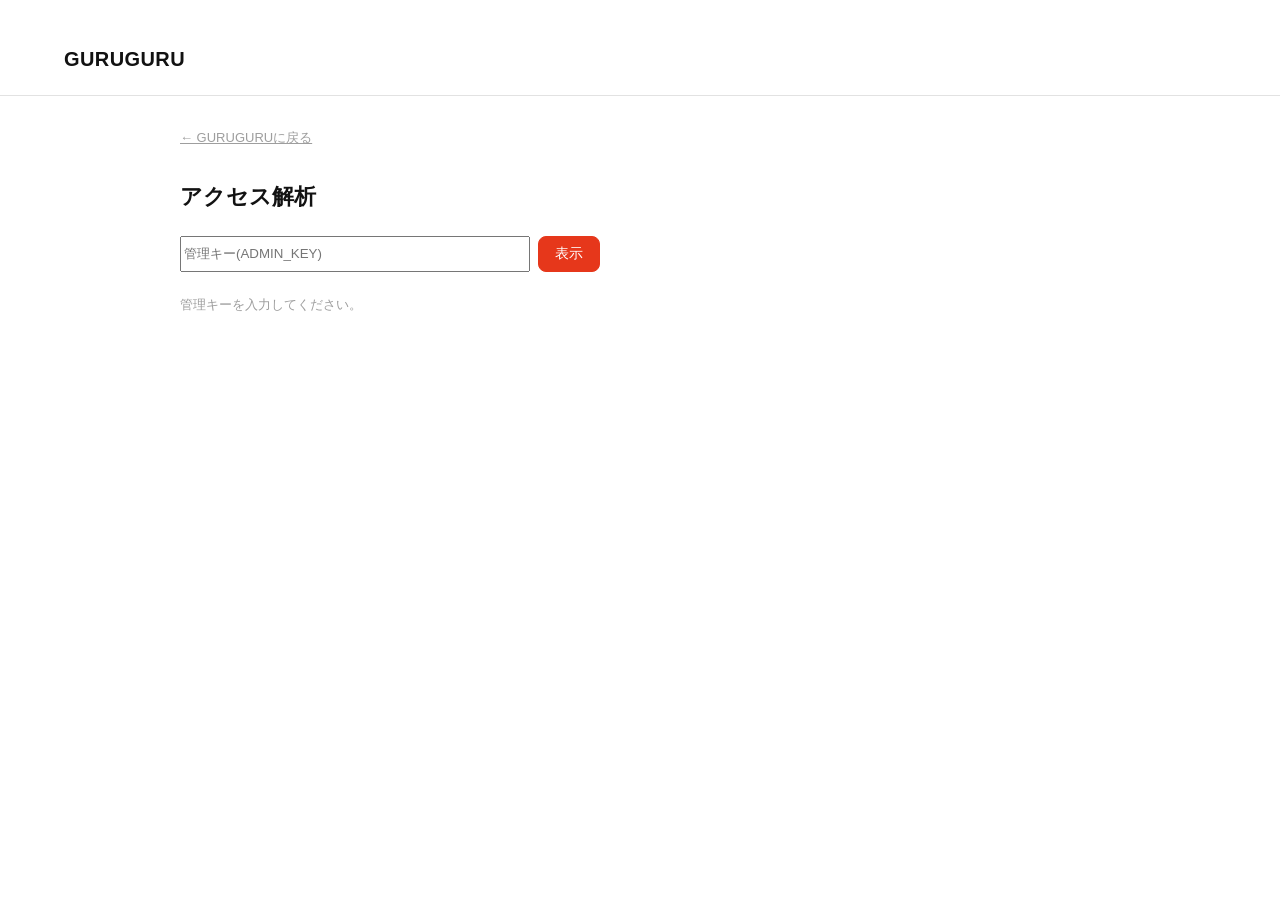
<file: public/admin-stats.html>
<!doctype html>
<html lang="ja">
<head>
<meta charset="UTF-8" />
<meta name="viewport" content="width=device-width, initial-scale=1.0" />
<title>アクセス解析 - GURUGURU</title>
<link rel="stylesheet" href="css/style.css" />
<style>
  .stats-main { max-width: 960px; margin: 0 auto; padding: 32px 20px 80px; }
  .stats-main h1 { font-size: 22px; margin-bottom: 24px; }
  .stats-main h2 { font-size: 15px; margin: 36px 0 12px; color: var(--muted); }
  .stats-back { display: inline-block; margin-bottom: 20px; color: var(--muted); font-size: 13px; }
  .key-form { display: flex; gap: 8px; margin-bottom: 32px; max-width: 420px; }
  .key-form input { flex: 1; margin-top: 0; }
  table { width: 100%; border-collapse: collapse; font-size: 13px; }
  th, td { text-align: left; padding: 8px 10px; border-bottom: 1px solid var(--border); }
  th { color: var(--muted); font-weight: 600; }
  .summary-cards { display: flex; gap: 16px; flex-wrap: wrap; }
  .summary-card {
    background: var(--panel); border: 1px solid var(--border); border-radius: 10px;
    padding: 14px 18px; min-width: 140px;
  }
  .summary-card .num { font-size: 22px; font-weight: 700; }
  .summary-card .label { font-size: 12px; color: var(--muted); }
  .hint { color: var(--muted); font-size: 13px; }
  .path-cell { word-break: break-all; }
</style>
</head>
<body>
<header><h1 style="padding:24px 32px;margin:0;font-size:20px;">GURUGURU</h1></header>
<main class="stats-main">
  <a class="stats-back" href="/">← GURUGURUに戻る</a>
  <h1>アクセス解析</h1>

  <form class="key-form" id="key-form">
    <input type="password" id="key-input" placeholder="管理キー(ADMIN_KEY)" autocomplete="off" />
    <button type="submit">表示</button>
  </form>

  <div id="stats-body">
    <p class="hint">管理キーを入力してください。</p>
  </div>
</main>

<script>
function esc(s) {
  return String(s ?? "").replace(/[&<>"']/g, c => ({"&":"&amp;","<":"&lt;",">":"&gt;",'"':"&quot;","'":"&#39;"}[c]));
}

async function loadStats(key) {
  const body = document.getElementById("stats-body");
  body.innerHTML = '<p class="hint">読み込み中...</p>';
  try {
    const res = await fetch(`/api/admin/stats?key=${encodeURIComponent(key)}`);
    if (!res.ok) throw new Error("キーが正しくないか、まだデータがありません。");
    const data = await res.json();
    localStorage.setItem("gg_admin_key", key);
    render(data);
  } catch (err) {
    body.innerHTML = `<p class="hint">${esc(err.message)}</p>`;
  }
}

function render(data) {
  const totalsByName = Object.fromEntries((data.totals || []).map(t => [t.event_name, t]));
  const pv = totalsByName["pageview"] || { count: 0, unique_sessions: 0 };

  const summaryHtml = `
    <div class="summary-cards">
      <div class="summary-card"><div class="num">${pv.count}</div><div class="label">総ページビュー</div></div>
      <div class="summary-card"><div class="num">${pv.unique_sessions}</div><div class="label">ユニーク訪問者(累計)</div></div>
      ${(data.totals || []).filter(t => t.event_name !== "pageview").map(t => `
        <div class="summary-card"><div class="num">${t.count}</div><div class="label">${esc(t.event_name)}</div></div>
      `).join("")}
    </div>
  `;

  const dailyHtml = `
    <h2>日別ページビュー(直近30日)</h2>
    <table>
      <tr><th>日付</th><th>PV</th><th>ユニーク</th></tr>
      ${(data.daily || []).map(d => `<tr><td>${esc(d.day)}</td><td>${d.count}</td><td>${d.unique_sessions}</td></tr>`).join("") || '<tr><td colspan="3" class="hint">データなし</td></tr>'}
    </table>
  `;

  const pathsHtml = `
    <h2>よく見られているタブ・画面</h2>
    <table>
      <tr><th>path</th><th>PV</th></tr>
      ${(data.topPaths || []).map(p => `<tr><td class="path-cell">${esc(p.path)}</td><td>${p.count}</td></tr>`).join("") || '<tr><td colspan="2" class="hint">データなし</td></tr>'}
    </table>
  `;

  const referrersHtml = `
    <h2>流入元(リファラー)</h2>
    <table>
      <tr><th>referrer</th><th>PV</th></tr>
      ${(data.topReferrers || []).map(r => `<tr><td class="path-cell">${esc(r.referrer)}</td><td>${r.count}</td></tr>`).join("") || '<tr><td colspan="2" class="hint">データなし(直接アクセスのみ)</td></tr>'}
    </table>
  `;

  const recentHtml = `
    <h2>直近のイベント(最新100件)</h2>
    <table>
      <tr><th>時刻</th><th>event</th><th>path</th><th>referrer</th><th>session</th></tr>
      ${(data.recent || []).map(r => `<tr><td>${esc(r.created_at)}</td><td>${esc(r.event_name)}</td><td class="path-cell">${esc(r.path)}</td><td class="path-cell">${esc(r.referrer)}</td><td>${esc(r.session_id)}</td></tr>`).join("") || '<tr><td colspan="5" class="hint">データなし</td></tr>'}
    </table>
  `;

  document.getElementById("stats-body").innerHTML = summaryHtml + dailyHtml + pathsHtml + referrersHtml + recentHtml;
}

document.getElementById("key-form").addEventListener("submit", (e) => {
  e.preventDefault();
  const key = document.getElementById("key-input").value.trim();
  if (key) loadStats(key);
});

(function () {
  try {
    const saved = localStorage.getItem("gg_admin_key");
    if (saved) {
      document.getElementById("key-input").value = saved;
      loadStats(saved);
    }
  } catch (err) {
    // localStorageが使えなくても致命的ではない
  }
})();
</script>
</body>
</html>
</file>
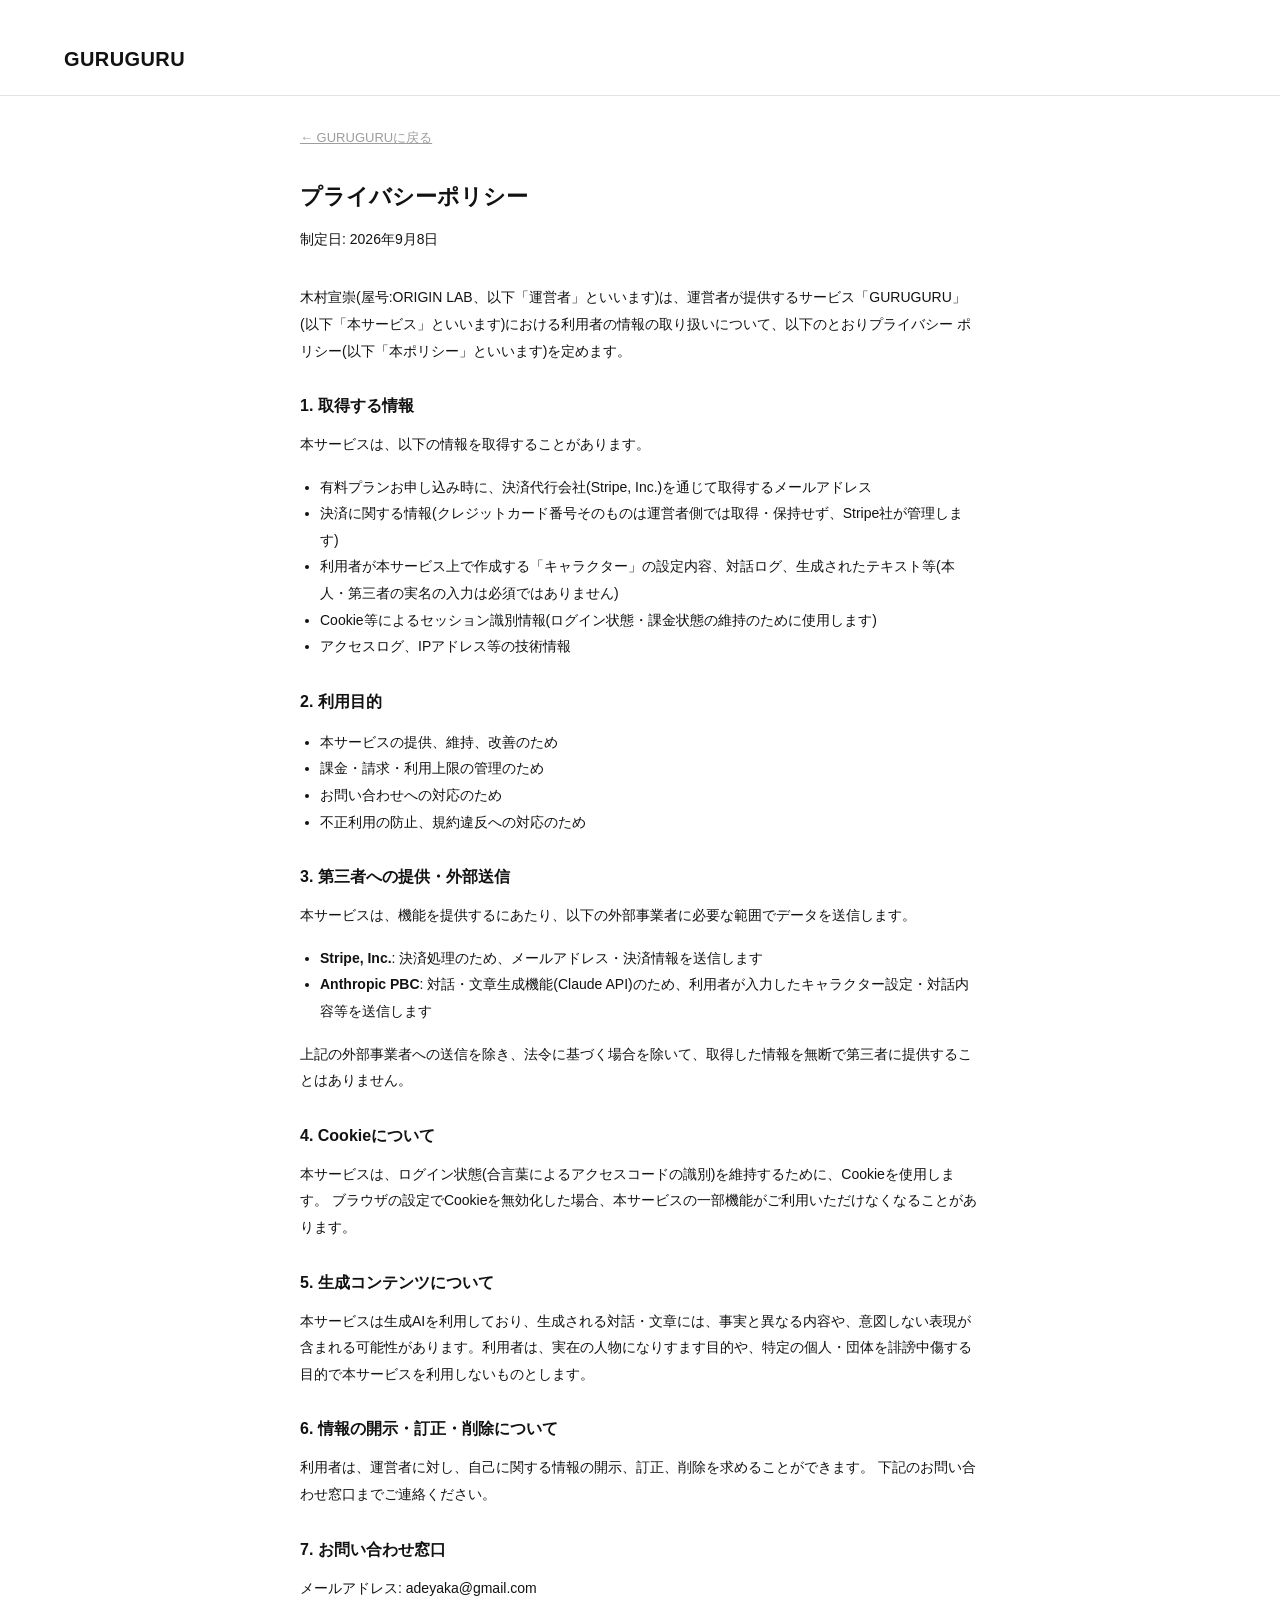
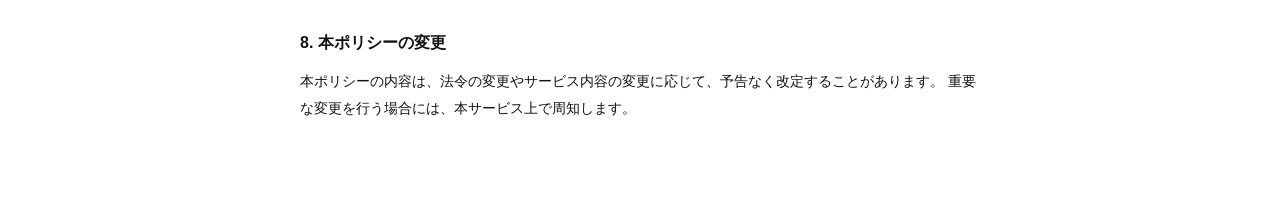
<file: public/privacy.html>
<!doctype html>
<html lang="ja">
<head>
<meta charset="UTF-8" />
<meta name="viewport" content="width=device-width, initial-scale=1.0" />
<title>プライバシーポリシー - GURUGURU</title>
<link rel="stylesheet" href="css/style.css" />
<style>
  .legal-main { max-width: 720px; margin: 0 auto; padding: 32px 20px 80px; }
  .legal-main h1 { font-size: 22px; margin-bottom: 8px; }
  .legal-main h2 { font-size: 16px; margin-top: 32px; }
  .legal-main p, .legal-main li { font-size: 14px; line-height: 1.9; color: var(--text); }
  .legal-main ul { padding-left: 20px; }
  .legal-back { display: inline-block; margin-bottom: 20px; color: var(--muted); font-size: 13px; }
  .legal-updated { color: var(--muted); font-size: 12px; margin-bottom: 32px; }
  .legal-note { color: var(--muted); font-size: 12px; margin-top: 40px; line-height: 1.8; }
</style>
</head>
<body>
<header><h1 style="padding:24px 32px;margin:0;font-size:20px;">GURUGURU</h1></header>
<main class="legal-main">
  <a class="legal-back" href="/">← GURUGURUに戻る</a>
  <h1>プライバシーポリシー</h1>
  <p class="legal-updated">制定日: 2026年9月8日</p>

  <p>
    木村宣崇(屋号:ORIGIN LAB、以下「運営者」といいます)は、運営者が提供するサービス「GURUGURU」
    (以下「本サービス」といいます)における利用者の情報の取り扱いについて、以下のとおりプライバシー
    ポリシー(以下「本ポリシー」といいます)を定めます。
  </p>

  <h2>1. 取得する情報</h2>
  <p>本サービスは、以下の情報を取得することがあります。</p>
  <ul>
    <li>有料プランお申し込み時に、決済代行会社(Stripe, Inc.)を通じて取得するメールアドレス</li>
    <li>決済に関する情報(クレジットカード番号そのものは運営者側では取得・保持せず、Stripe社が管理します)</li>
    <li>利用者が本サービス上で作成する「キャラクター」の設定内容、対話ログ、生成されたテキスト等(本人・第三者の実名の入力は必須ではありません)</li>
    <li>Cookie等によるセッション識別情報(ログイン状態・課金状態の維持のために使用します)</li>
    <li>アクセスログ、IPアドレス等の技術情報</li>
  </ul>

  <h2>2. 利用目的</h2>
  <ul>
    <li>本サービスの提供、維持、改善のため</li>
    <li>課金・請求・利用上限の管理のため</li>
    <li>お問い合わせへの対応のため</li>
    <li>不正利用の防止、規約違反への対応のため</li>
  </ul>

  <h2>3. 第三者への提供・外部送信</h2>
  <p>
    本サービスは、機能を提供するにあたり、以下の外部事業者に必要な範囲でデータを送信します。
  </p>
  <ul>
    <li><strong>Stripe, Inc.</strong>: 決済処理のため、メールアドレス・決済情報を送信します</li>
    <li><strong>Anthropic PBC</strong>: 対話・文章生成機能(Claude API)のため、利用者が入力したキャラクター設定・対話内容等を送信します</li>
  </ul>
  <p>
    上記の外部事業者への送信を除き、法令に基づく場合を除いて、取得した情報を無断で第三者に提供することはありません。
  </p>

  <h2>4. Cookieについて</h2>
  <p>
    本サービスは、ログイン状態(合言葉によるアクセスコードの識別)を維持するために、Cookieを使用します。
    ブラウザの設定でCookieを無効化した場合、本サービスの一部機能がご利用いただけなくなることがあります。
  </p>

  <h2>5. 生成コンテンツについて</h2>
  <p>
    本サービスは生成AIを利用しており、生成される対話・文章には、事実と異なる内容や、意図しない表現が
    含まれる可能性があります。利用者は、実在の人物になりすます目的や、特定の個人・団体を誹謗中傷する
    目的で本サービスを利用しないものとします。
  </p>

  <h2>6. 情報の開示・訂正・削除について</h2>
  <p>
    利用者は、運営者に対し、自己に関する情報の開示、訂正、削除を求めることができます。
    下記のお問い合わせ窓口までご連絡ください。
  </p>

  <h2>7. お問い合わせ窓口</h2>
  <p>メールアドレス: adeyaka@gmail.com</p>

  <h2>8. 本ポリシーの変更</h2>
  <p>
    本ポリシーの内容は、法令の変更やサービス内容の変更に応じて、予告なく改定することがあります。
    重要な変更を行う場合には、本サービス上で周知します。
  </p>

</main>
</body>
</html>
</file>
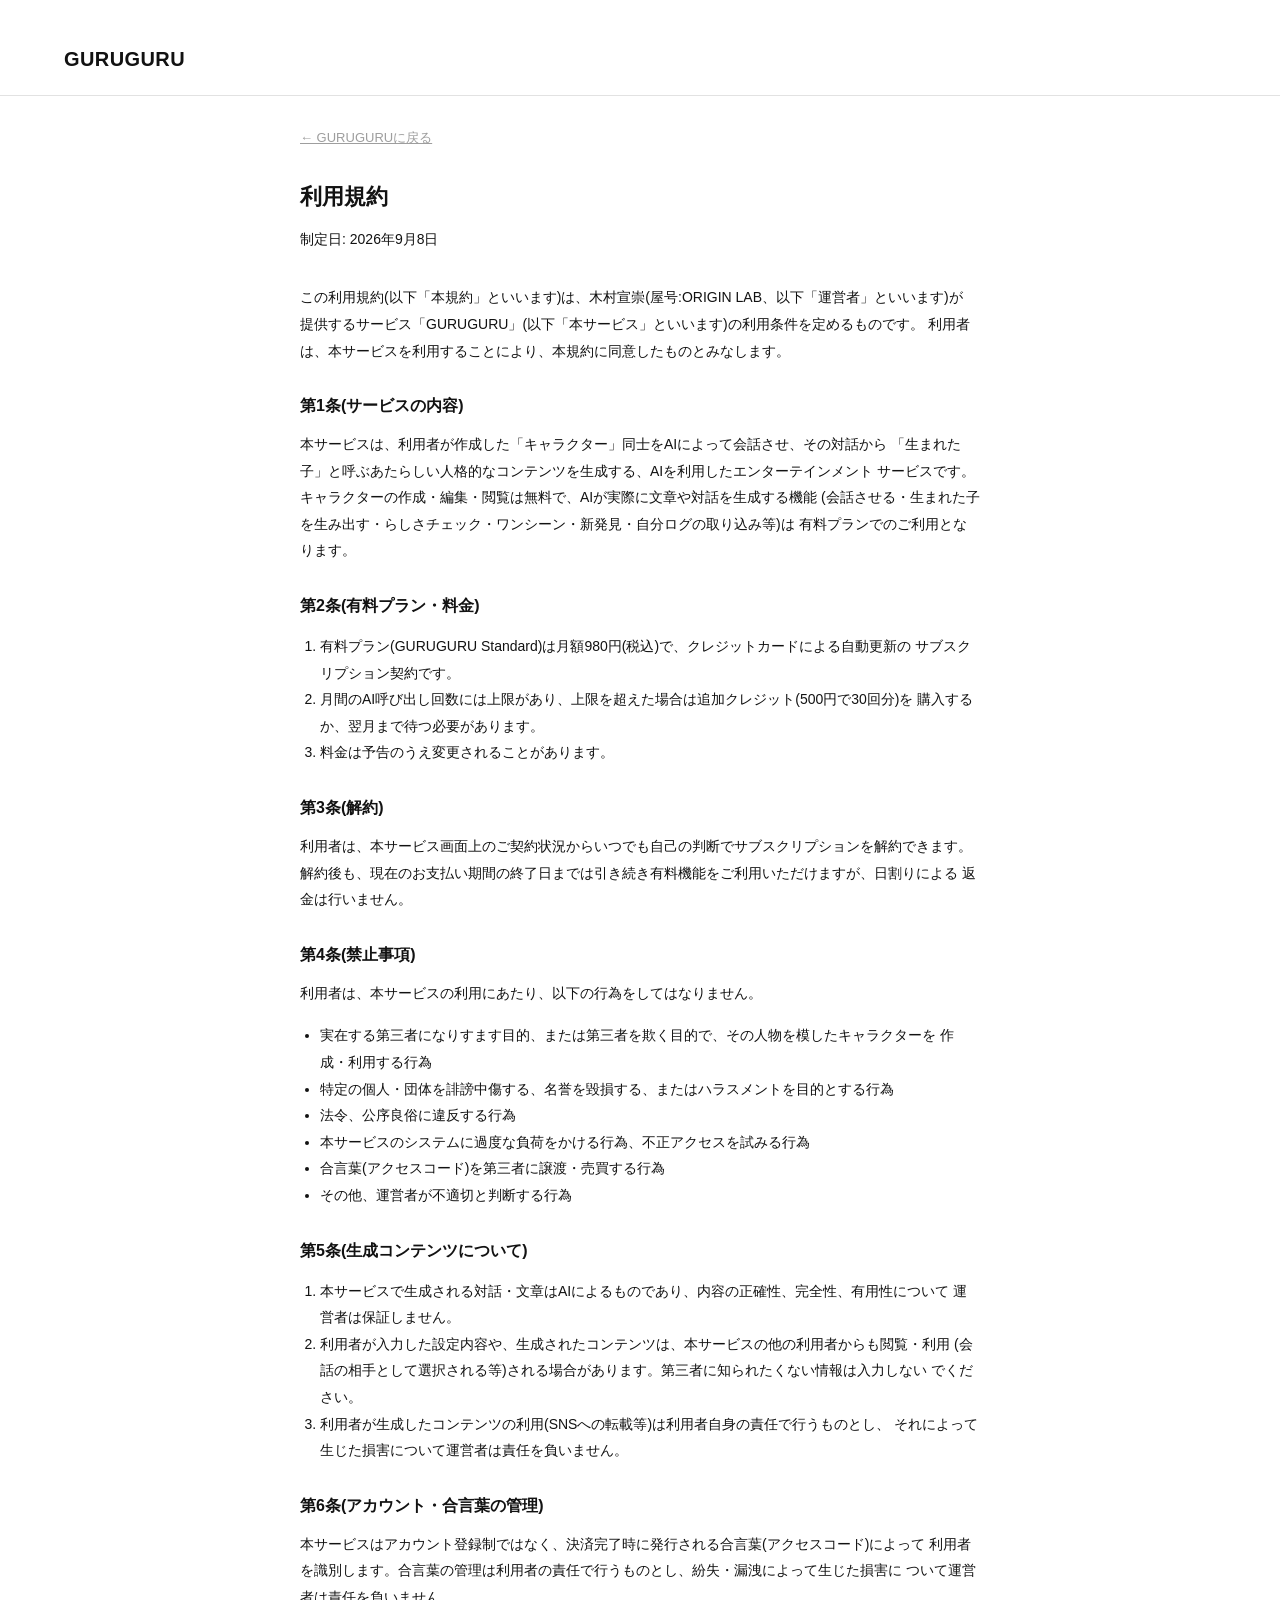
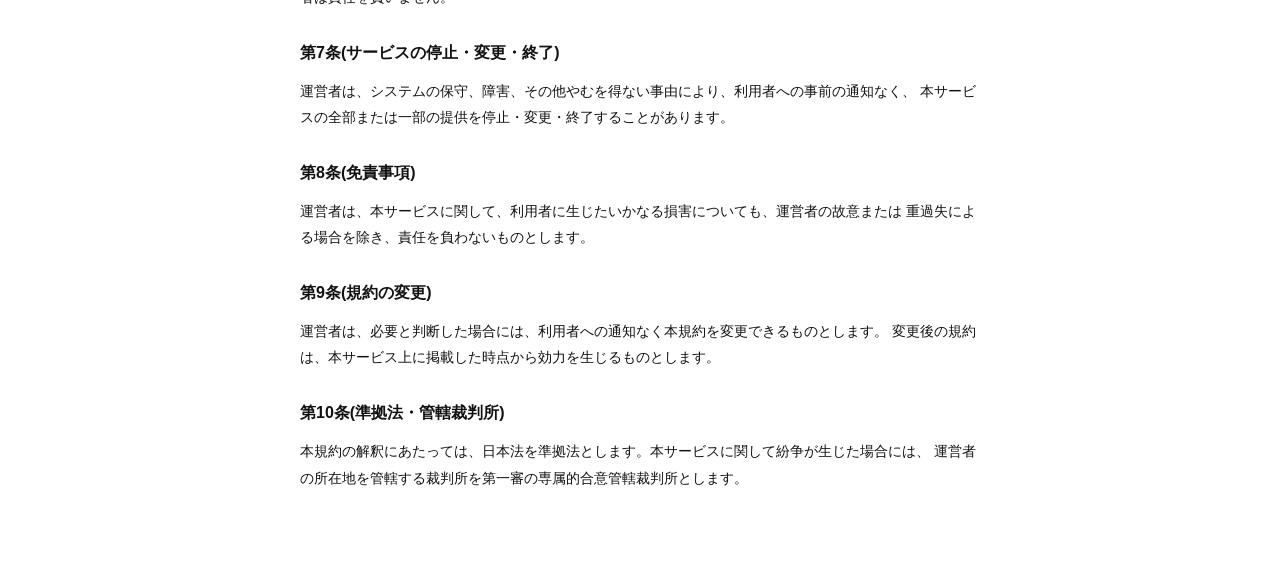
<file: public/terms.html>
<!doctype html>
<html lang="ja">
<head>
<meta charset="UTF-8" />
<meta name="viewport" content="width=device-width, initial-scale=1.0" />
<title>利用規約 - GURUGURU</title>
<link rel="stylesheet" href="css/style.css" />
<style>
  .legal-main { max-width: 720px; margin: 0 auto; padding: 32px 20px 80px; }
  .legal-main h1 { font-size: 22px; margin-bottom: 8px; }
  .legal-main h2 { font-size: 16px; margin-top: 32px; }
  .legal-main p, .legal-main li { font-size: 14px; line-height: 1.9; color: var(--text); }
  .legal-main ul, .legal-main ol { padding-left: 20px; }
  .legal-back { display: inline-block; margin-bottom: 20px; color: var(--muted); font-size: 13px; }
  .legal-updated { color: var(--muted); font-size: 12px; margin-bottom: 32px; }
  .legal-note { color: var(--muted); font-size: 12px; margin-top: 40px; line-height: 1.8; }
</style>
</head>
<body>
<header><h1 style="padding:24px 32px;margin:0;font-size:20px;">GURUGURU</h1></header>
<main class="legal-main">
  <a class="legal-back" href="/">← GURUGURUに戻る</a>
  <h1>利用規約</h1>
  <p class="legal-updated">制定日: 2026年9月8日</p>

  <p>
    この利用規約(以下「本規約」といいます)は、木村宣崇(屋号:ORIGIN LAB、以下「運営者」といいます)が
    提供するサービス「GURUGURU」(以下「本サービス」といいます)の利用条件を定めるものです。
    利用者は、本サービスを利用することにより、本規約に同意したものとみなします。
  </p>

  <h2>第1条(サービスの内容)</h2>
  <p>
    本サービスは、利用者が作成した「キャラクター」同士をAIによって会話させ、その対話から
    「生まれた子」と呼ぶあたらしい人格的なコンテンツを生成する、AIを利用したエンターテインメント
    サービスです。キャラクターの作成・編集・閲覧は無料で、AIが実際に文章や対話を生成する機能
    (会話させる・生まれた子を生み出す・らしさチェック・ワンシーン・新発見・自分ログの取り込み等)は
    有料プランでのご利用となります。
  </p>

  <h2>第2条(有料プラン・料金)</h2>
  <ol>
    <li>有料プラン(GURUGURU Standard)は月額980円(税込)で、クレジットカードによる自動更新の
      サブスクリプション契約です。</li>
    <li>月間のAI呼び出し回数には上限があり、上限を超えた場合は追加クレジット(500円で30回分)を
      購入するか、翌月まで待つ必要があります。</li>
    <li>料金は予告のうえ変更されることがあります。</li>
  </ol>

  <h2>第3条(解約)</h2>
  <p>
    利用者は、本サービス画面上のご契約状況からいつでも自己の判断でサブスクリプションを解約できます。
    解約後も、現在のお支払い期間の終了日までは引き続き有料機能をご利用いただけますが、日割りによる
    返金は行いません。
  </p>

  <h2>第4条(禁止事項)</h2>
  <p>利用者は、本サービスの利用にあたり、以下の行為をしてはなりません。</p>
  <ul>
    <li>実在する第三者になりすます目的、または第三者を欺く目的で、その人物を模したキャラクターを
      作成・利用する行為</li>
    <li>特定の個人・団体を誹謗中傷する、名誉を毀損する、またはハラスメントを目的とする行為</li>
    <li>法令、公序良俗に違反する行為</li>
    <li>本サービスのシステムに過度な負荷をかける行為、不正アクセスを試みる行為</li>
    <li>合言葉(アクセスコード)を第三者に譲渡・売買する行為</li>
    <li>その他、運営者が不適切と判断する行為</li>
  </ul>

  <h2>第5条(生成コンテンツについて)</h2>
  <ol>
    <li>本サービスで生成される対話・文章はAIによるものであり、内容の正確性、完全性、有用性について
      運営者は保証しません。</li>
    <li>利用者が入力した設定内容や、生成されたコンテンツは、本サービスの他の利用者からも閲覧・利用
      (会話の相手として選択される等)される場合があります。第三者に知られたくない情報は入力しない
      でください。</li>
    <li>利用者が生成したコンテンツの利用(SNSへの転載等)は利用者自身の責任で行うものとし、
      それによって生じた損害について運営者は責任を負いません。</li>
  </ol>

  <h2>第6条(アカウント・合言葉の管理)</h2>
  <p>
    本サービスはアカウント登録制ではなく、決済完了時に発行される合言葉(アクセスコード)によって
    利用者を識別します。合言葉の管理は利用者の責任で行うものとし、紛失・漏洩によって生じた損害に
    ついて運営者は責任を負いません。
  </p>

  <h2>第7条(サービスの停止・変更・終了)</h2>
  <p>
    運営者は、システムの保守、障害、その他やむを得ない事由により、利用者への事前の通知なく、
    本サービスの全部または一部の提供を停止・変更・終了することがあります。
  </p>

  <h2>第8条(免責事項)</h2>
  <p>
    運営者は、本サービスに関して、利用者に生じたいかなる損害についても、運営者の故意または
    重過失による場合を除き、責任を負わないものとします。
  </p>

  <h2>第9条(規約の変更)</h2>
  <p>
    運営者は、必要と判断した場合には、利用者への通知なく本規約を変更できるものとします。
    変更後の規約は、本サービス上に掲載した時点から効力を生じるものとします。
  </p>

  <h2>第10条(準拠法・管轄裁判所)</h2>
  <p>
    本規約の解釈にあたっては、日本法を準拠法とします。本サービスに関して紛争が生じた場合には、
    運営者の所在地を管轄する裁判所を第一審の専属的合意管轄裁判所とします。
  </p>

</main>
</body>
</html>
</file>
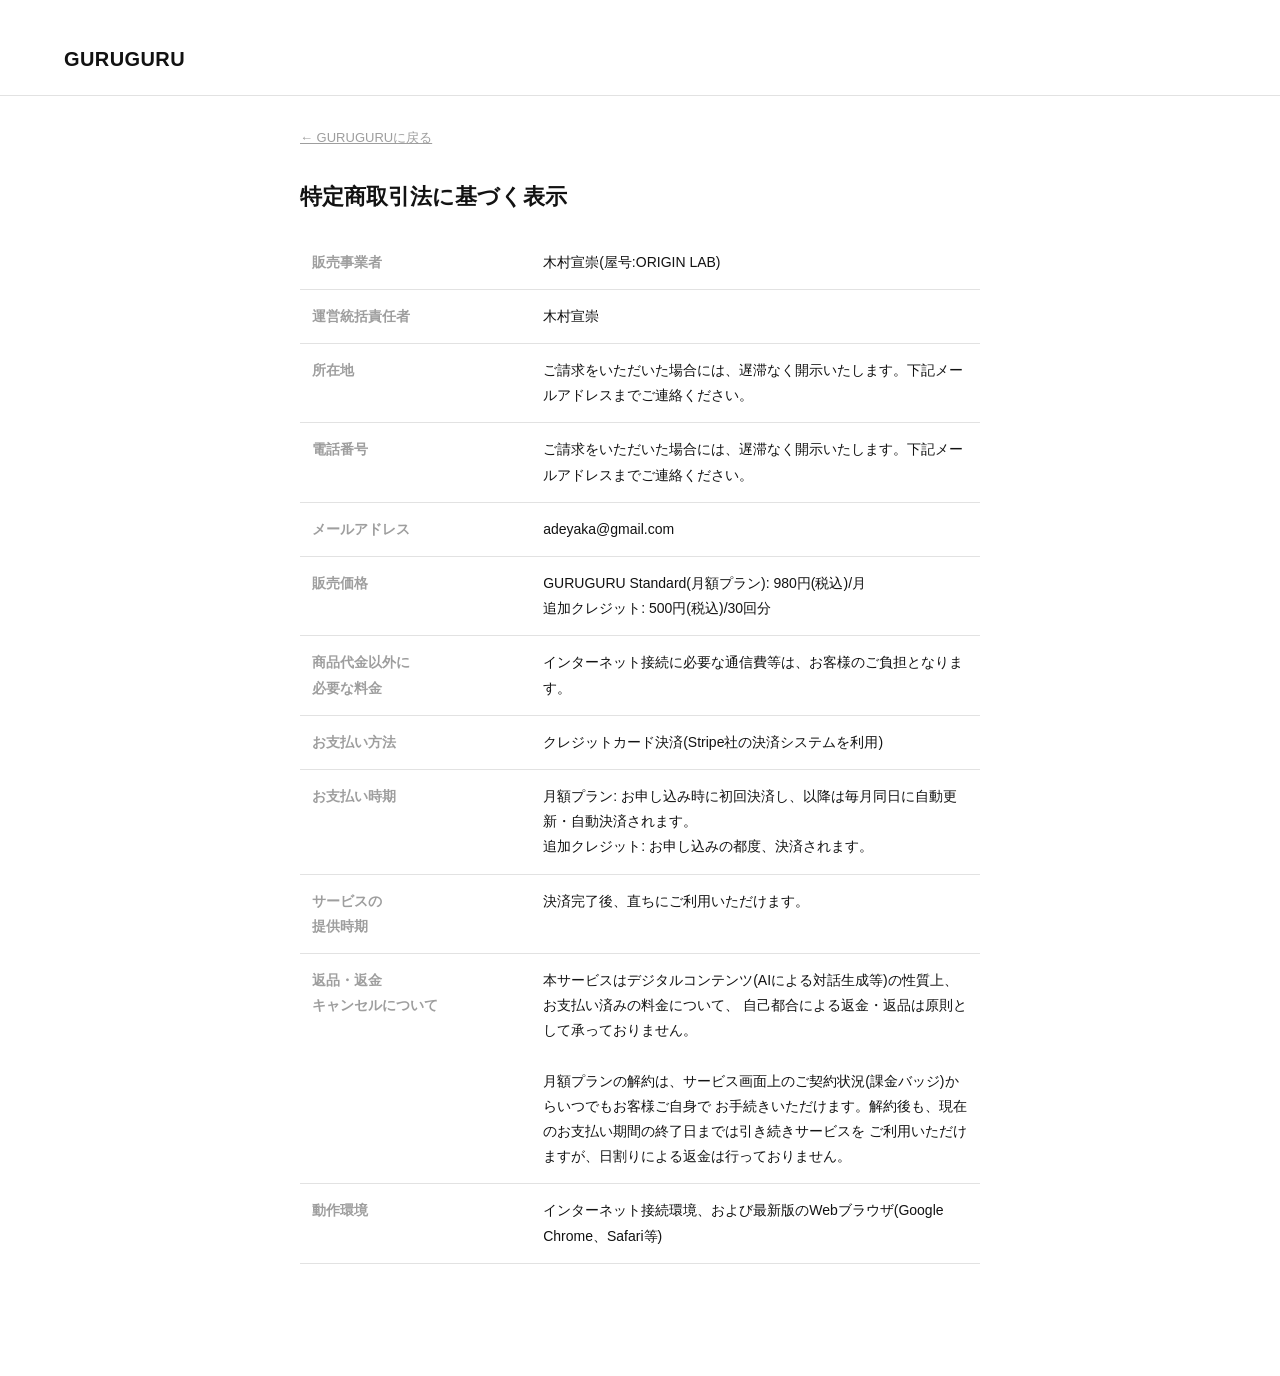
<file: public/tokushoho.html>
<!doctype html>
<html lang="ja">
<head>
<meta charset="UTF-8" />
<meta name="viewport" content="width=device-width, initial-scale=1.0" />
<title>特定商取引法に基づく表示 - GURUGURU</title>
<link rel="stylesheet" href="css/style.css" />
<style>
  .legal-main { max-width: 720px; margin: 0 auto; padding: 32px 20px 80px; }
  .legal-main h1 { font-size: 22px; margin-bottom: 24px; }
  .legal-table { width: 100%; border-collapse: collapse; margin-bottom: 32px; }
  .legal-table th, .legal-table td {
    text-align: left;
    padding: 14px 12px;
    border-bottom: 1px solid var(--border);
    vertical-align: top;
    font-size: 14px;
    line-height: 1.8;
  }
  .legal-table th { width: 34%; color: var(--muted); font-weight: 600; white-space: nowrap; }
  .legal-back { display: inline-block; margin-bottom: 20px; color: var(--muted); font-size: 13px; }
  .legal-note { color: var(--muted); font-size: 12px; margin-top: 40px; line-height: 1.8; }
</style>
</head>
<body>
<header><h1 style="padding:24px 32px;margin:0;font-size:20px;">GURUGURU</h1></header>
<main class="legal-main">
  <a class="legal-back" href="/">← GURUGURUに戻る</a>
  <h1>特定商取引法に基づく表示</h1>

  <table class="legal-table">
    <tr><th>販売事業者</th><td>木村宣崇(屋号:ORIGIN LAB)</td></tr>
    <tr><th>運営統括責任者</th><td>木村宣崇</td></tr>
    <tr><th>所在地</th><td>ご請求をいただいた場合には、遅滞なく開示いたします。下記メールアドレスまでご連絡ください。</td></tr>
    <tr><th>電話番号</th><td>ご請求をいただいた場合には、遅滞なく開示いたします。下記メールアドレスまでご連絡ください。</td></tr>
    <tr><th>メールアドレス</th><td>adeyaka@gmail.com</td></tr>
    <tr><th>販売価格</th>
      <td>
        GURUGURU Standard(月額プラン): 980円(税込)/月<br />
        追加クレジット: 500円(税込)/30回分
      </td>
    </tr>
    <tr><th>商品代金以外に<br />必要な料金</th><td>インターネット接続に必要な通信費等は、お客様のご負担となります。</td></tr>
    <tr><th>お支払い方法</th><td>クレジットカード決済(Stripe社の決済システムを利用)</td></tr>
    <tr><th>お支払い時期</th>
      <td>
        月額プラン: お申し込み時に初回決済し、以降は毎月同日に自動更新・自動決済されます。<br />
        追加クレジット: お申し込みの都度、決済されます。
      </td>
    </tr>
    <tr><th>サービスの<br />提供時期</th><td>決済完了後、直ちにご利用いただけます。</td></tr>
    <tr><th>返品・返金<br />キャンセルについて</th>
      <td>
        本サービスはデジタルコンテンツ(AIによる対話生成等)の性質上、お支払い済みの料金について、
        自己都合による返金・返品は原則として承っておりません。<br /><br />
        月額プランの解約は、サービス画面上のご契約状況(課金バッジ)からいつでもお客様ご自身で
        お手続きいただけます。解約後も、現在のお支払い期間の終了日までは引き続きサービスを
        ご利用いただけますが、日割りによる返金は行っておりません。
      </td>
    </tr>
    <tr><th>動作環境</th><td>インターネット接続環境、および最新版のWebブラウザ(Google Chrome、Safari等)</td></tr>
  </table>

</main>
</body>
</html>
</file>
<file: public/css/style.css>
:root {
  --bg: #ffffff;
  --panel: #ffffff;
  --border: #e2e2e2;
  --text: #121212;
  --muted: #9e9e9e;
  --accent: #e6371b;
  --accent-soft: #f2f2f2;
  --danger: #e6371b;
}

* { box-sizing: border-box; }

body {
  margin: 0;
  font-family: -apple-system, BlinkMacSystemFont, "Hiragino Sans", "Yu Gothic", sans-serif;
  background: var(--bg);
  color: var(--text);
}

header {
  padding: 24px 32px 0;
  border-bottom: 1px solid var(--border);
  background: var(--panel);
}

header h1 { margin: 0; font-size: 28px; letter-spacing: 0.02em; }
.subtitle { color: var(--muted); margin: 4px 0 16px; }

nav {
  display: flex;
  gap: 4px;
  overflow-x: auto;
  -webkit-overflow-scrolling: touch;
}

.tab-btn {
  padding: 10px 18px;
  border: 1px solid var(--border);
  border-bottom: none;
  background: var(--bg);
  color: var(--muted);
  cursor: pointer;
  border-radius: 8px 8px 0 0;
  font-size: 14px;
  white-space: nowrap;
  flex-shrink: 0;
}

.tab-btn.active {
  background: var(--panel);
  color: var(--text);
  font-weight: 600;
  border-color: var(--border);
}

main { padding: 28px 32px 60px; max-width: 1100px; margin: 0 auto; }

.tab-panel { display: none; }
.tab-panel.active { display: block; }

.panel-grid { display: grid; grid-template-columns: 280px 1fr; gap: 24px; }

.panel-list, .panel-form {
  background: var(--panel);
  border: 1px solid var(--border);
  border-radius: 12px;
  padding: 20px;
}

h2 { margin-top: 0; font-size: 16px; }

#personality-list { list-style: none; padding: 0; margin: 0 0 16px; }
#personality-list li {
  padding: 10px 12px;
  border-radius: 8px;
  cursor: pointer;
  color: var(--text);
}
#personality-list li:hover { background: var(--accent-soft); }
#personality-list li.selected { background: var(--accent-soft); font-weight: 600; }

#personality-list li.born-child-item {
  border: 1px dashed var(--border);
  margin-top: 4px;
  font-size: 13px;
  color: var(--muted);
}
#personality-list li.born-child-item:hover { background: var(--bg); border-color: var(--accent); }
.born-child-badge {
  display: inline-block;
  margin-right: 6px;
  padding: 1px 8px;
  border-radius: 999px;
  font-size: 11px;
  font-weight: 600;
  background: var(--accent-soft);
  color: var(--accent);
}

label { display: block; margin-bottom: 14px; font-size: 13px; color: var(--muted); }
input[type="text"], input[type="number"], textarea, select {
  display: block;
  width: 100%;
  margin-top: 6px;
  padding: 8px 10px;
  border: 1px solid var(--border);
  border-radius: 8px;
  font-size: 14px;
  font-family: inherit;
  color: var(--text);
  background: #fff;
}
textarea { resize: vertical; }

.memory-section { margin-bottom: 16px; }
.memory-row {
  display: flex;
  flex-wrap: wrap;
  gap: 8px;
  margin-bottom: 8px;
  align-items: center;
  background: var(--panel);
  border: 1px solid var(--border);
  border-radius: 8px;
  padding: 10px;
}
.memory-row input[type="text"] { flex: 1 1 160px; min-width: 120px; }
.memory-row button { flex-shrink: 0; }
.memory-influence-row {
  display: flex;
  align-items: center;
  gap: 6px;
  font-size: 12px;
  color: var(--muted);
  white-space: nowrap;
}
.memory-influence-row input[type="range"] { width: 90px; }
.memory-influence-value { min-width: 24px; text-align: right; font-weight: 600; color: var(--accent); }
.memory-who-tag {
  display: inline-block;
  padding: 1px 8px;
  border-radius: 999px;
  font-size: 11px;
  background: var(--accent-soft);
  color: var(--accent);
  font-weight: 600;
}

button {
  padding: 8px 16px;
  border-radius: 8px;
  border: 1px solid var(--accent);
  background: var(--accent);
  color: #fff;
  cursor: pointer;
  font-size: 14px;
}
button:hover { opacity: 0.9; }
button.secondary { background: var(--panel); color: var(--accent); }
button.danger { background: var(--panel); color: var(--danger); border-color: var(--danger); }

.form-actions { display: flex; gap: 10px; margin-top: 8px; }

#new-personality-btn { width: 100%; background: var(--panel); color: var(--accent); }

.dialogue-form {
  display: grid;
  grid-template-columns: 1fr 1fr 2fr auto auto;
  gap: 12px;
  align-items: end;
  background: var(--panel);
  border: 1px solid var(--border);
  border-radius: 12px;
  padding: 20px;
  margin-bottom: 20px;
}

#dialogue-status { color: var(--muted); margin-bottom: 12px; min-height: 20px; }

.transcript { display: flex; flex-direction: column; gap: 12px; margin-bottom: 20px; }
.bubble {
  max-width: 70%;
  padding: 12px 16px;
  border-radius: 14px;
  background: var(--panel);
  border: 1px solid var(--border);
}
.bubble.speaker-a { align-self: flex-start; background: var(--accent-soft); }
.bubble.speaker-b { align-self: flex-end; background: #efefef; }
.bubble .speaker-name { font-size: 12px; color: var(--muted); margin-bottom: 4px; font-weight: 600; }

.c-timeline { display: flex; flex-direction: column; gap: 16px; }
.c-card {
  background: var(--panel);
  border: 1px solid var(--border);
  border-radius: 12px;
  padding: 20px;
}
.c-card h3 { margin-top: 0; }
.c-card .c-field { margin-bottom: 12px; }
.c-card .c-field-label { font-size: 12px; color: var(--muted); font-weight: 600; margin-bottom: 4px; }
.c-card .c-field-value { white-space: pre-wrap; font-size: 14px; }
.c-card .c-date { color: var(--muted); font-size: 12px; }

.hint { color: var(--muted); font-size: 13px; margin-top: -8px; }

.checkbox-label { display: flex; align-items: flex-start; gap: 8px; font-size: 14px; }
.checkbox-label input[type="checkbox"] { margin-top: 3px; flex-shrink: 0; }

.bubble .emotion-tag {
  display: inline-block;
  margin-left: 8px;
  padding: 1px 8px;
  border-radius: 999px;
  font-size: 11px;
  background: #fff;
  border: 1px solid var(--border);
  color: var(--muted);
}

.enishi-toolbar { margin-bottom: 16px; max-width: 320px; }

.enishi-layout {
  display: grid;
  grid-template-columns: 1fr 340px;
  gap: 20px;
}

#enishi-svg {
  width: 100%;
  height: 640px;
  background: var(--panel);
  border: 1px solid var(--border);
  border-radius: 12px;
}

.enishi-node circle {
  fill: #fff;
  stroke: var(--border);
  stroke-width: 1.5px;
  cursor: pointer;
}
.enishi-node.center circle { fill: var(--text); stroke: var(--text); }
.enishi-node.center text { fill: #fff; }
.enishi-node text { font-size: 12px; fill: var(--text); pointer-events: none; }
.enishi-node:hover circle { stroke: var(--accent); }

.enishi-edge line { stroke: var(--border); stroke-width: 2px; cursor: pointer; }
.enishi-edge line:hover { stroke: var(--accent); }
.enishi-edge text { font-size: 10px; fill: var(--muted); pointer-events: none; }

.enishi-node.ghost circle {
  fill: var(--panel);
  stroke: var(--muted);
  stroke-width: 1.5px;
  stroke-dasharray: 4 3;
}
.enishi-node.ghost text { fill: var(--muted); font-size: 11px; }
.enishi-node.ghost:hover circle { stroke: var(--accent); }
.enishi-edge.ghost line { stroke: var(--muted); stroke-width: 1.5px; stroke-dasharray: 3 4; cursor: default; }

.enishi-detail {
  background: var(--panel);
  border: 1px solid var(--border);
  border-radius: 12px;
  padding: 18px;
  max-height: 640px;
  overflow-y: auto;
}
.enishi-detail h3 { margin-top: 0; }
.score-grid { display: grid; grid-template-columns: repeat(2, 1fr); gap: 10px; margin: 12px 0; }
.score-box { background: var(--bg); border: 1px solid var(--border); border-radius: 8px; padding: 10px; text-align: center; }
.score-box .score-label { font-size: 11px; color: var(--muted); }
.score-box .score-value { font-size: 20px; font-weight: 600; }
.score-side-label { font-size: 12px; color: var(--muted); font-weight: 600; margin-top: 14px; }

.memory-item {
  border-top: 1px solid var(--border);
  padding: 10px 0;
  font-size: 13px;
}
.memory-item .memory-emotion { color: var(--accent); font-weight: 600; font-size: 12px; }

.rt-results { display: flex; flex-direction: column; gap: 14px; }
.rt-item {
  background: var(--panel);
  border: 1px solid var(--border);
  border-radius: 10px;
  padding: 14px 16px;
}
.rt-item .rt-question { font-weight: 600; margin-bottom: 6px; }
.rt-item .rt-answer { color: var(--text); white-space: pre-wrap; }

.c-chat-section {
  margin-top: 28px;
  padding-top: 20px;
  border-top: 1px solid var(--border);
}

.c-chat-log {
  display: flex;
  flex-direction: column;
  gap: 10px;
  max-height: 360px;
  overflow-y: auto;
  background: var(--panel);
  border: 1px solid var(--border);
  border-radius: 12px;
  padding: 16px;
  margin-bottom: 12px;
}

.c-chat-bubble {
  max-width: 75%;
  padding: 10px 14px;
  border-radius: 14px;
  border: 1px solid var(--border);
}
.c-chat-bubble.role-user { align-self: flex-end; background: #efefef; }
.c-chat-bubble.role-c { align-self: flex-start; background: var(--accent-soft); }
.c-chat-bubble .c-chat-role { font-size: 11px; color: var(--muted); font-weight: 600; margin-bottom: 4px; }

.c-chat-form { display: flex; gap: 10px; }
.c-chat-form input { flex: 1; margin-top: 0; }

.field-group-heading {
  font-size: 12px;
  font-weight: 600;
  color: var(--accent);
  margin: 18px 0 4px;
  padding-top: 12px;
  border-top: 1px dashed var(--border);
}

.import-log-section {
  margin-top: 28px;
  padding-top: 20px;
  border-top: 1px solid var(--border);
}
.import-log-section textarea { width: 100%; margin-bottom: 10px; }
.import-log-section .suggestion-card {
  background: var(--accent-soft);
  border: 1px solid var(--border);
  border-radius: 10px;
  padding: 14px;
  margin-top: 12px;
  font-size: 13px;
}
.import-log-section .suggestion-card .suggestion-label { font-weight: 600; margin-top: 8px; }

.scene-output {
  background: var(--panel);
  border: 1px solid var(--border);
  border-radius: 12px;
  padding: 28px 32px;
  margin-bottom: 28px;
  min-height: 40px;
}
.scene-output .scene-title {
  font-size: 20px;
  font-weight: 700;
  margin-bottom: 16px;
  letter-spacing: 0.02em;
}
.scene-output .scene-body {
  white-space: pre-wrap;
  line-height: 1.9;
  font-size: 15px;
}
.scene-output .scene-meta {
  color: var(--muted);
  font-size: 12px;
  margin-top: 18px;
  padding-top: 12px;
  border-top: 1px dashed var(--border);
}

.scene-history-heading { font-size: 14px; color: var(--muted); }
.scene-history { display: flex; flex-direction: column; gap: 10px; }
.scene-history-item {
  background: var(--panel);
  border: 1px solid var(--border);
  border-radius: 10px;
  padding: 12px 16px;
  cursor: pointer;
}
.scene-history-item:hover { border-color: var(--accent); }
.scene-history-item .scene-history-title { font-weight: 600; }
.scene-history-item .scene-history-meta { font-size: 12px; color: var(--muted); }

.billing-badge {
  position: absolute;
  top: 24px;
  right: 32px;
  font-size: 12px;
  padding: 4px 12px;
  border-radius: 999px;
  border: 1px solid var(--border);
  background: var(--panel);
  color: var(--muted);
}
.billing-badge.paid { color: var(--accent); border-color: var(--accent); }
header { position: relative; }

.paywall-overlay {
  position: fixed;
  inset: 0;
  background: rgba(0, 0, 0, 0.45);
  display: flex;
  align-items: center;
  justify-content: center;
  z-index: 1000;
}
.paywall-card {
  background: var(--panel);
  border-radius: 16px;
  padding: 32px;
  max-width: 420px;
  width: 90%;
  box-shadow: 0 20px 60px rgba(0, 0, 0, 0.2);
}
.paywall-card h2 { margin-top: 0; }
.paywall-card > button:first-of-type { width: 100%; margin-top: 16px; padding: 12px; font-size: 15px; }
.paywall-divider {
  text-align: center;
  color: var(--muted);
  font-size: 12px;
  margin: 20px 0 10px;
}
.paywall-redeem { display: flex; gap: 8px; }
.paywall-redeem input { flex: 1; margin-top: 0; }
.paywall-close {
  width: 100%;
  margin-top: 16px;
  background: transparent;
  border: none;
  color: var(--muted);
}

.demo-cta {
  background: var(--panel);
  border: 1px solid var(--border);
  border-radius: 12px;
  padding: 24px;
  text-align: center;
  margin-bottom: 28px;
}
.demo-cta-label { font-size: 13px; color: var(--muted); margin: 0 0 10px; }
.demo-cta button {
  font-size: 16px;
  padding: 12px 28px;
}
.demo-cta .hint { margin-top: 10px; }

.guide-steps { padding-left: 20px; }
.guide-steps li {
  background: var(--panel);
  border: 1px solid var(--border);
  border-radius: 10px;
  padding: 16px 20px;
  margin-bottom: 14px;
  list-style: decimal;
  line-height: 1.8;
}
.guide-steps li strong { color: var(--accent); }

.guide-faq dt {
  font-weight: 700;
  margin-top: 16px;
}
.guide-faq dd {
  margin: 6px 0 0;
  color: var(--text);
  line-height: 1.7;
}

.site-footer {
  max-width: 1100px;
  margin: 0 auto;
  padding: 20px 32px 40px;
  display: flex;
  gap: 20px;
  flex-wrap: wrap;
  border-top: 1px solid var(--border);
}
.site-footer a {
  color: var(--muted);
  font-size: 12px;
  text-decoration: none;
}
.site-footer a:hover { color: var(--accent); }

/* ---------- スマホ幅対応 ---------- */
@media (max-width: 768px) {
  header { padding: 16px 16px 0; }
  header h1 { font-size: 22px; }
  main { padding: 16px 16px 40px; }

  .panel-grid { grid-template-columns: 1fr; }
  .enishi-layout { grid-template-columns: 1fr; }

  .dialogue-form {
    grid-template-columns: 1fr;
    padding: 16px;
  }
  .dialogue-form label { margin-bottom: 10px; }

  .billing-badge {
    position: static;
    display: inline-block;
    margin-top: 10px;
  }

  .bubble, .c-chat-bubble { max-width: 88%; }

  .paywall-card { padding: 24px 20px; }
}
</file>
